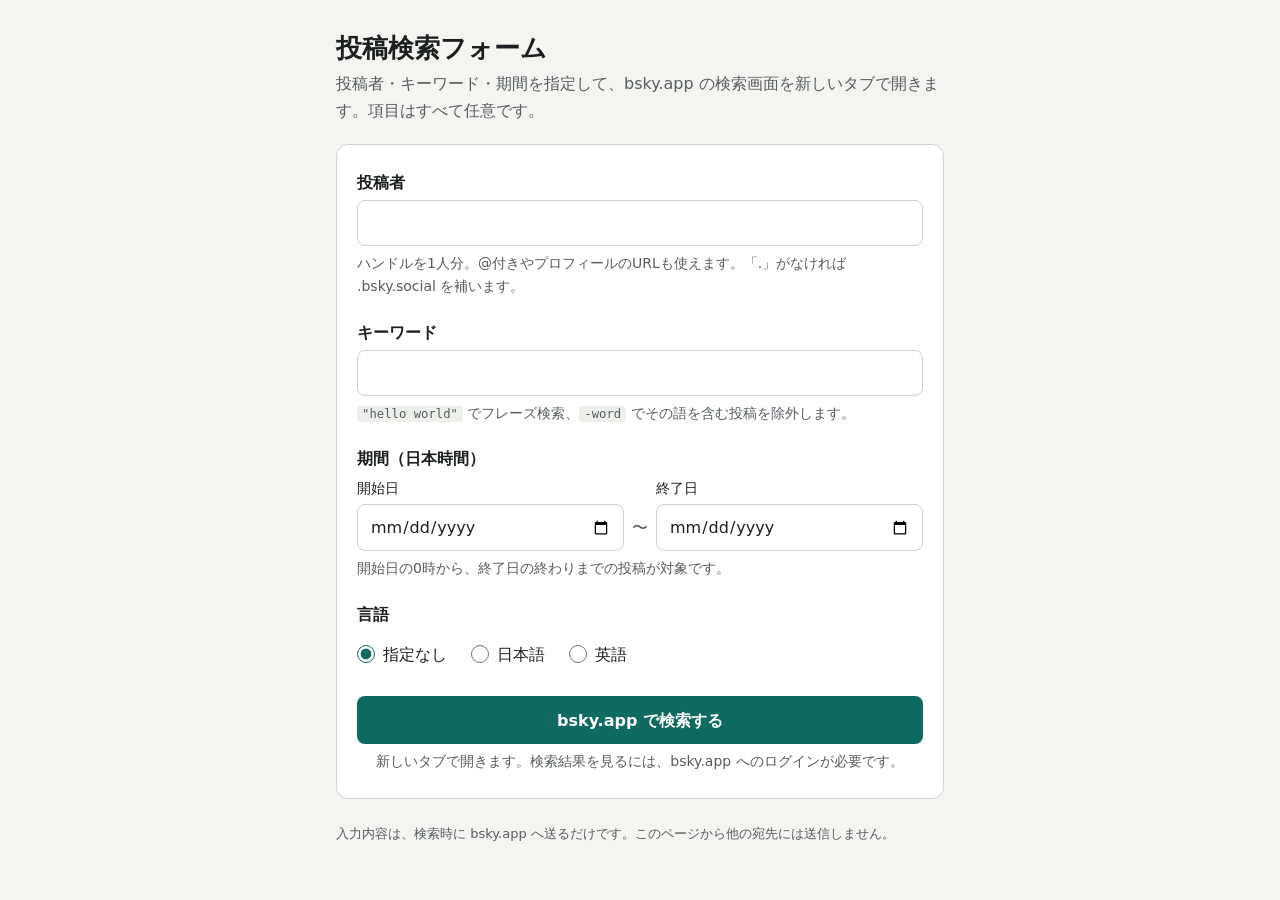
<file: index.html>
<!doctype html>
<html lang="ja">
<head>
  <meta charset="utf-8">
  <meta name="viewport" content="width=device-width, initial-scale=1">
  <meta http-equiv="Content-Security-Policy" content="default-src 'none'; script-src 'self'; style-src 'self'; img-src 'self' data:; base-uri 'none'; form-action 'none'">
  <meta name="referrer" content="no-referrer">
  <meta name="color-scheme" content="light dark">
  <meta name="description" content="投稿者・キーワード・期間から、Blueskyの検索画面を開くツール">
  <title>投稿検索フォーム</title>
  <link rel="icon" href="favicon.ico">
  <link rel="icon" type="image/svg+xml" href="favicon.svg">
  <link rel="apple-touch-icon" href="apple-touch-icon.png">
  <meta name="twitter:card" content="summary_large_image">
  <meta name="twitter:title" content="投稿検索フォーム">
  <meta name="twitter:description" content="投稿者・キーワード・期間から、Blueskyの検索画面を開くツール">
  <meta name="twitter:image" content="https://keiga-tidestar.github.io/bsky-post-search/og-image.png">
  <meta name="twitter:image:alt" content="投稿検索フォーム：投稿者・キーワード・期間の入力例と、生成される検索クエリの例">
  <meta property="og:type" content="website">
  <meta property="og:url" content="https://keiga-tidestar.github.io/bsky-post-search/">
  <meta property="og:site_name" content="投稿検索フォーム">
  <meta property="og:locale" content="ja_JP">
  <meta property="og:title" content="投稿検索フォーム">
  <meta property="og:description" content="投稿者・キーワード・期間から、Blueskyの検索画面を開くツール">
  <meta property="og:image" content="https://keiga-tidestar.github.io/bsky-post-search/og-image.png">
  <meta property="og:image:width" content="1200">
  <meta property="og:image:height" content="630">
  <meta property="og:image:alt" content="投稿検索フォーム：投稿者・キーワード・期間の入力例と、生成される検索クエリの例">
  <link rel="stylesheet" href="css/style.css">
</head>
<body>
  <main class="page">
    <header class="masthead">
      <h1>投稿検索フォーム</h1>
      <p class="lead">投稿者・キーワード・期間を指定して、bsky.app の検索画面を新しいタブで開きます。項目はすべて任意です。</p>
    </header>

    <form id="search-form" class="card" autocomplete="off" novalidate>
      <div class="field">
        <label for="author">投稿者</label>
        <input id="author" name="author" type="text"
          autocapitalize="none" autocorrect="off" spellcheck="false" enterkeyhint="search"
          aria-describedby="author-hint">
        <p class="hint" id="author-hint">ハンドルを1人分。@付きやプロフィールのURLも使えます。「.」がなければ .bsky.social を補います。</p>
      </div>

      <div class="field">
        <label for="keyword">キーワード</label>
        <input id="keyword" name="keyword" type="text" enterkeyhint="search"
          aria-describedby="keyword-hint">
        <p class="hint" id="keyword-hint"><code>"hello world"</code> でフレーズ検索、<code>-word</code> でその語を含む投稿を除外します。</p>
      </div>

      <fieldset class="field">
        <legend>期間（日本時間）</legend>
        <div class="date-row">
          <div class="date-field">
            <label for="since">開始日</label>
            <input id="since" name="since" type="date" aria-describedby="period-hint">
          </div>
          <span class="date-sep" aria-hidden="true">〜</span>
          <div class="date-field">
            <label for="until">終了日</label>
            <input id="until" name="until" type="date" aria-describedby="period-hint">
          </div>
        </div>
        <p class="hint" id="period-hint">開始日の0時から、終了日の終わりまでの投稿が対象です。</p>
      </fieldset>

      <fieldset class="field">
        <legend>言語</legend>
        <div class="radio-row">
          <label class="radio"><input type="radio" name="lang" value="" checked>指定なし</label>
          <label class="radio"><input type="radio" name="lang" value="ja">日本語</label>
          <label class="radio"><input type="radio" name="lang" value="en">英語</label>
        </div>
      </fieldset>

      <div id="message" class="notice notice-error" role="alert" hidden></div>

      <button type="submit" class="submit">bsky.app で検索する</button>
      <p class="hint submit-hint">新しいタブで開きます。検索結果を見るには、bsky.app へのログインが必要です。</p>
    </form>

    <noscript><p class="notice notice-error">このページの利用にはJavaScriptが必要です。</p></noscript>

    <footer class="footer">
      <p>入力内容は、検索時に bsky.app へ送るだけです。このページから他の宛先には送信しません。</p>
    </footer>
  </main>

  <script src="js/script.js"></script>
</body>
</html>
</file>
<file: css/style.css>
:root {
  color-scheme: light dark;
  --bg: #f4f4f1;
  --surface: #ffffff;
  --text: #1c1f20;
  --muted: #565c60;
  --border: #cfd3ce;
  --accent: #0f6b62;
  --accent-hover: #0b564f;
  --on-accent: #ffffff;
  --code-bg: #ecefea;
  --error: #b42318;
  --error-bg: #fdecea;
}

@media (prefers-color-scheme: dark) {
  :root {
    --bg: #131516;
    --surface: #1c1f21;
    --text: #e8eae9;
    --muted: #a5abae;
    --border: #3b4043;
    --accent: #5fd0c0;
    --accent-hover: #89ddd1;
    --on-accent: #0a1e1b;
    --code-bg: #272b2e;
    --error: #ff9d94;
    --error-bg: #3a1e1c;
  }
}

*,
*::before,
*::after {
  box-sizing: border-box;
}

body {
  margin: 0;
  background: var(--bg);
  color: var(--text);
  font-family: system-ui, -apple-system, "Hiragino Sans", "Noto Sans JP", "Yu Gothic UI", sans-serif;
  line-height: 1.7;
  -webkit-text-size-adjust: 100%;
}

.page {
  max-width: 40rem;
  margin: 0 auto;
  padding: 32px 16px 48px;
}

.masthead {
  margin-bottom: 20px;
}

h1 {
  margin: 0 0 4px;
  font-size: 1.625rem;
  line-height: 1.3;
}

a {
  color: var(--accent);
}

.lead {
  margin: 0;
  color: var(--muted);
}

.card {
  padding: 24px 20px;
  border: 1px solid var(--border);
  border-radius: 12px;
  background: var(--surface);
}

.field {
  min-width: 0;
  margin: 0 0 20px;
  padding: 0;
  border: 0;
}

label,
legend {
  display: block;
  margin-bottom: 4px;
  padding: 0;
  font-weight: 600;
}

input[type="text"],
input[type="date"] {
  display: block;
  width: 100%;
  min-width: 0;
  min-height: 44px;
  margin: 0;
  padding: 8px 12px;
  border: 1px solid var(--border);
  border-radius: 8px;
  background: var(--surface);
  color: var(--text);
  font: inherit;
  font-size: 16px; /* iOSで入力時に拡大されないように */
}

input:focus-visible,
.submit:focus-visible {
  outline: 2px solid var(--accent);
  outline-offset: 2px;
}

input[aria-invalid="true"] {
  border-color: var(--error);
}

input[type="date"]::-webkit-date-and-time-value {
  text-align: left;
}

/* iOSのSafariでは標準の見た目のままだと、日付欄がwidth: 100%を無視して横にはみ出す */
@supports (-webkit-touch-callout: none) {
  input[type="date"] {
    -webkit-appearance: none;
    appearance: none;
  }
}

.radio-row {
  display: flex;
  flex-wrap: wrap;
  gap: 4px 24px;
}

.radio {
  display: inline-flex;
  align-items: center;
  gap: 8px;
  min-height: 44px; /* タップしやすい高さ */
  margin: 0;
  font-weight: 400;
  cursor: pointer;
}

input[type="radio"] {
  width: 18px;
  height: 18px;
  margin: 0;
  accent-color: var(--accent);
}

.hint {
  margin: 6px 0 0;
  color: var(--muted);
  font-size: 0.875rem;
}

code {
  padding: 1px 5px;
  border-radius: 4px;
  background: var(--code-bg);
  font-family: ui-monospace, SFMono-Regular, Menlo, Consolas, monospace;
  font-size: 0.875em;
  white-space: nowrap;
}

.date-row {
  display: grid;
  grid-template-columns: minmax(0, 1fr) auto minmax(0, 1fr);
  align-items: end;
  gap: 8px;
}

.date-field label {
  font-weight: 400;
  font-size: 0.875rem;
}

.date-sep {
  padding-bottom: 10px;
  color: var(--muted);
}

.notice {
  margin: 8px 0 0;
  padding: 8px 12px;
  border-radius: 8px;
  font-size: 0.9375rem;
}

.notice p {
  margin: 0;
}

.notice-error {
  margin: 0 0 16px;
  background: var(--error-bg);
  color: var(--error);
}

.submit {
  display: block;
  width: 100%;
  min-height: 48px;
  padding: 10px 16px;
  border: 0;
  border-radius: 8px;
  background: var(--accent);
  color: var(--on-accent);
  font: inherit;
  font-weight: 700;
  cursor: pointer;
}

.submit:hover {
  background: var(--accent-hover);
}

.submit-hint {
  text-align: center;
}

.footer {
  margin-top: 24px;
  color: var(--muted);
  font-size: 0.8125rem;
}

.footer p {
  margin: 0 0 6px;
}

[hidden] {
  display: none !important;
}

@media (max-width: 30rem) {
  .card {
    padding: 20px 16px;
  }

  .date-row {
    grid-template-columns: minmax(0, 1fr);
  }

  .date-sep {
    display: none;
  }
}
</file>
